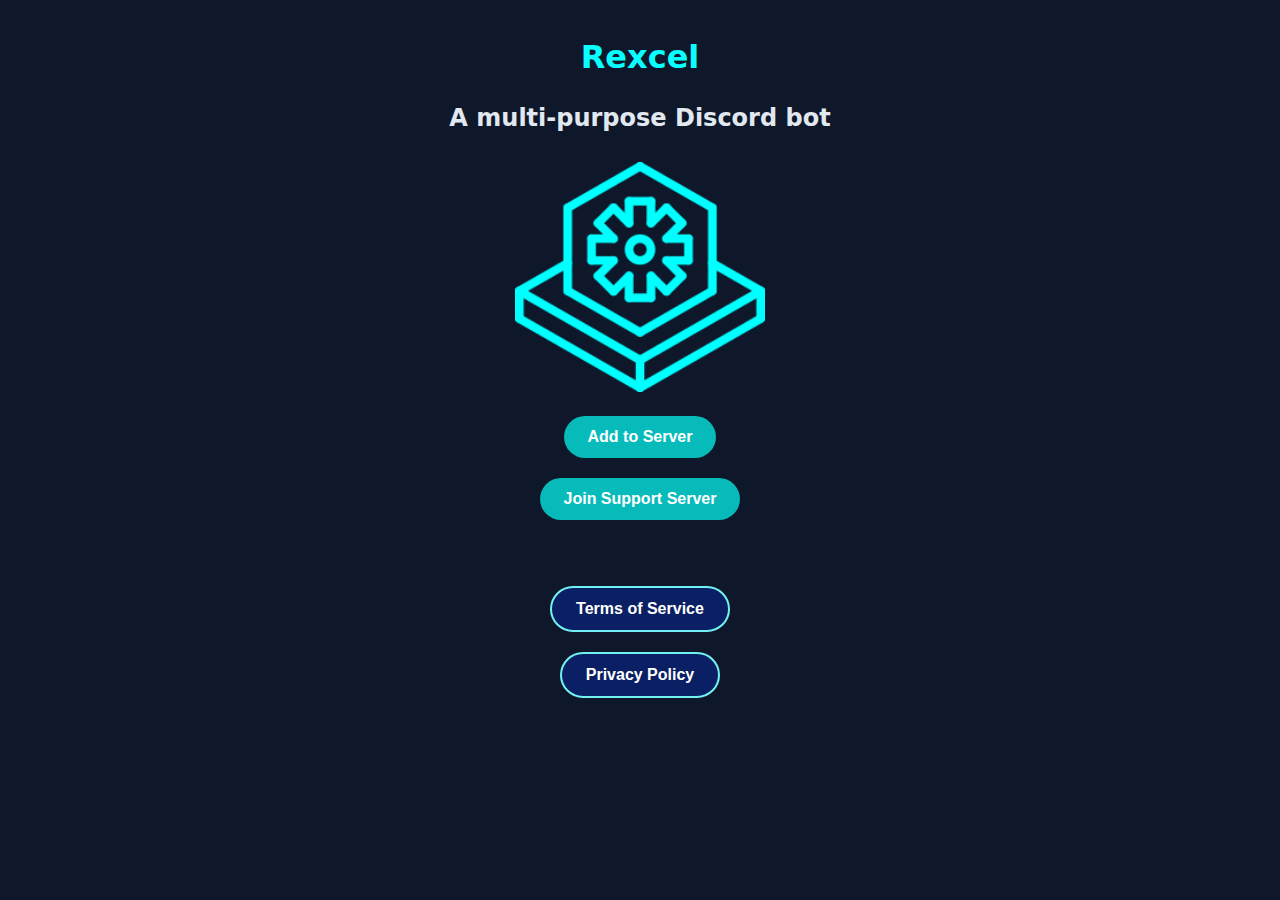
<file: index.html>
<html>

<head>
    <meta charset="UTF-8">
    <meta name="viewport" content="width=device-width, initial-scale=1.0">
    <title>Rexcel</title>
    <link rel="stylesheet" href="styles.css">
</head>
<body>
    <div class="container">
        <h1>Rexcel</h1>
        <h2>A multi-purpose Discord bot</h2>
        <img src="rexcel_icon.png" alt="Rexcel Icon" class="icon" width="250px" height="250px">
        <button class="add_btn" onclick=
            "window.open('https://discord.com/oauth2/authorize?client_id=1077715134228738078', '_blank')"
        >Add to Server</button>
        <button class="invite_btn" onclick=
            "window.open('https://discord.gg/hav7PezZkc', '_blank')"
        >Join Support Server</button>
        <br>
        <button class="tos_btn" onclick=
            "window.open('https://terabyte-official.github.io/rexcel/tos.html', '_blank')"
        style="
            --btn-bg: #0a1f64;
            --btn-hover-bg: #5671ca;
            --btn-text: #ffffff;
            --btn-border: 2px solid #71f1f1;
        ">Terms of Service</button>
        <button class="privacy_btn" onclick=
            "window.open('https://terabyte-official.github.io/rexcel/privacy.html', '_blank')"
        style="
            --btn-bg: #0a1f64;
            --btn-hover-bg: #5671ca;
            --btn-text: #ffffff;
            --btn-border: 2px solid #71f1f1;
        ">Privacy Policy</button>
    </div>
</body>

</html>
</file>
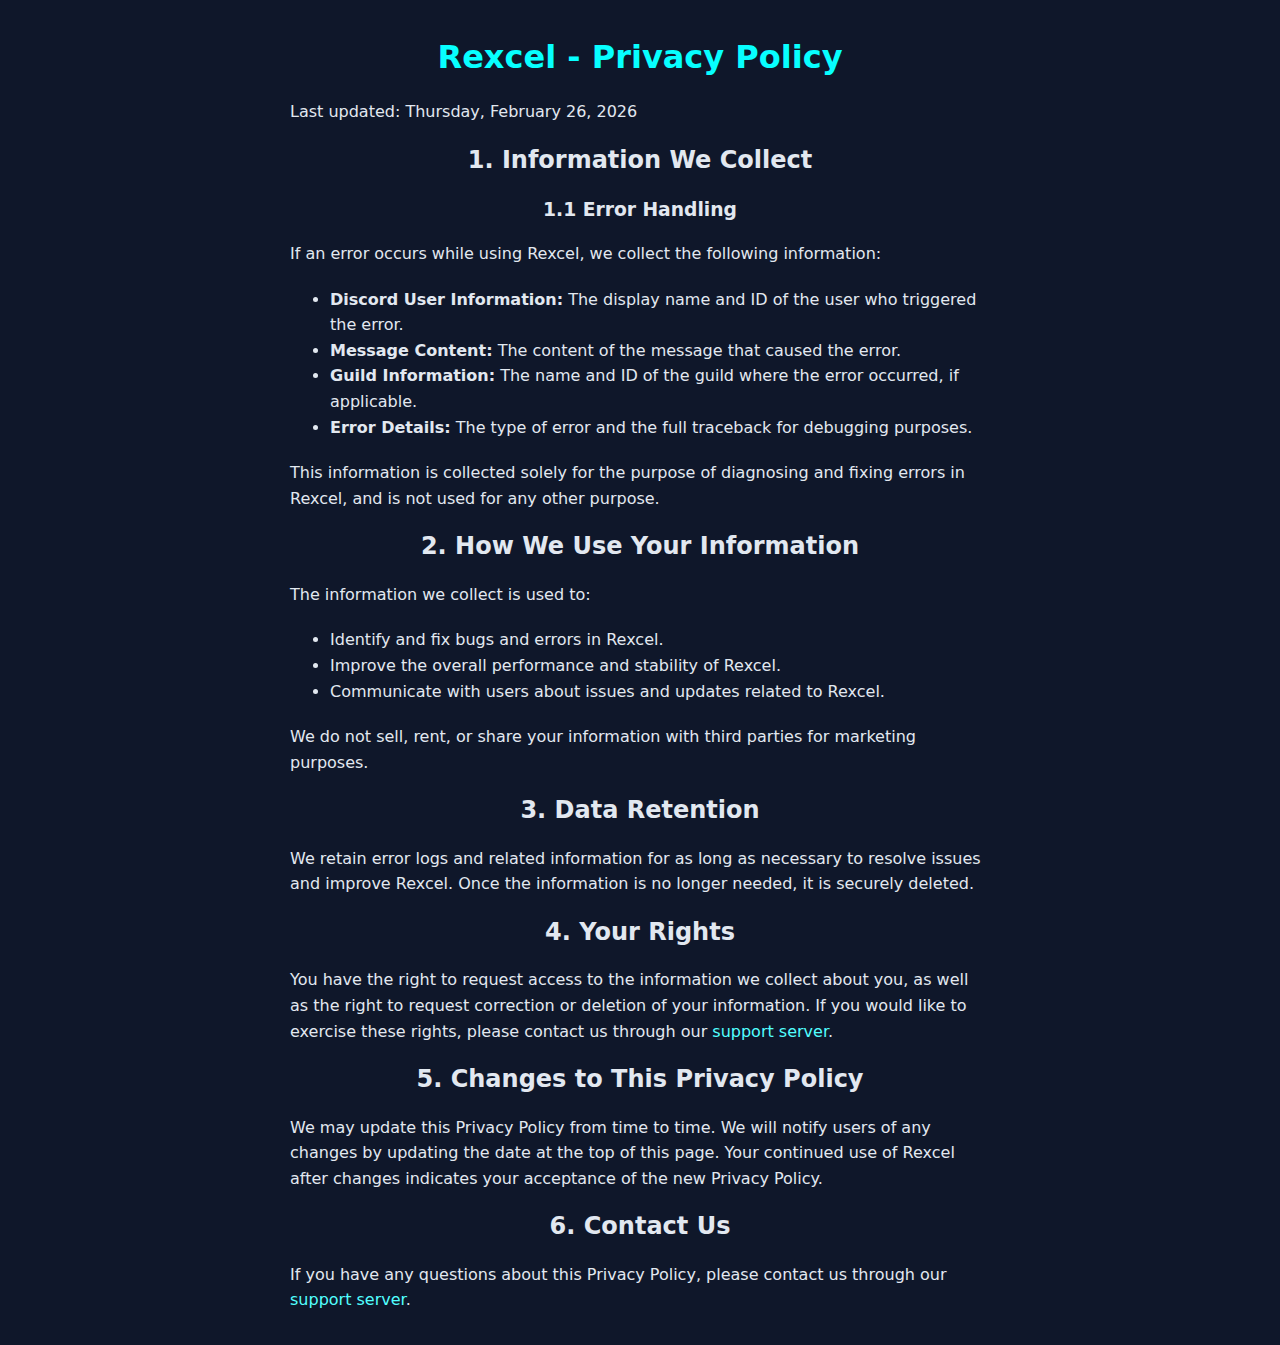
<file: privacy.html>
<html>

<head>
    <meta charset="UTF-8">
    <meta name="viewport" content="width=device-width, initial-scale=1.0">
    <title>Rexcel - Privacy Policy</title>
    <link rel="stylesheet" href="styles.css">
</head>

<body>
    <div class="container">
        <h1>Rexcel - Privacy Policy</h1>
        <p>Last updated: Thursday, February 26, 2026</p>

        <h2>1. Information We Collect</h2>
        <h3>1.1 Error Handling</h3>
        <p>If an error occurs while using Rexcel, we collect the following information:</p>
        <ul>
            <li><strong>Discord User Information:</strong> The display name and ID of the user who triggered the error.</li>
            <li><strong>Message Content:</strong> The content of the message that caused the error.</li>
            <li><strong>Guild Information:</strong> The name and ID of the guild where the error occurred, if applicable.</li>
            <li><strong>Error Details:</strong> The type of error and the full traceback for debugging purposes.</li>
        </ul>
        <p>This information is collected solely for the purpose of diagnosing and fixing errors in Rexcel, and is not used for any other purpose.</p>

        <h2>2. How We Use Your Information</h2>
        <p>The information we collect is used to:</p>
        <ul>
            <li>Identify and fix bugs and errors in Rexcel.</li>
            <li>Improve the overall performance and stability of Rexcel.</li>
            <li>Communicate with users about issues and updates related to Rexcel.</li>
        </ul>
        <p>We do not sell, rent, or share your information with third parties for marketing purposes.</p>

        <h2>3. Data Retention</h2>
        <p>We retain error logs and related information for as long as necessary to resolve issues and improve Rexcel.
            Once the information is no longer needed, it is securely deleted.</p>
        
        <h2>4. Your Rights</h2>
        <p>You have the right to request access to the information we collect about you,
            as well as the right to request correction or deletion of your information.
            If you would like to exercise these rights, please contact us through our
            <a href="https://discord.gg/hav7PezZkc" target="_blank">support server</a>.</p>
        
        <h2>5. Changes to This Privacy Policy</h2>
        <p>We may update this Privacy Policy from time to time. We will notify users of any changes by updating the date at the top of this page.
            Your continued use of Rexcel after changes indicates your acceptance of the new Privacy Policy.</p>
        
        <h2>6. Contact Us</h2>
        <p>If you have any questions about this Privacy Policy, please contact us through our
            <a href="https://discord.gg/hav7PezZkc" target="_blank">support server</a>.</p>
    </div>
</body>

</html>
</file>
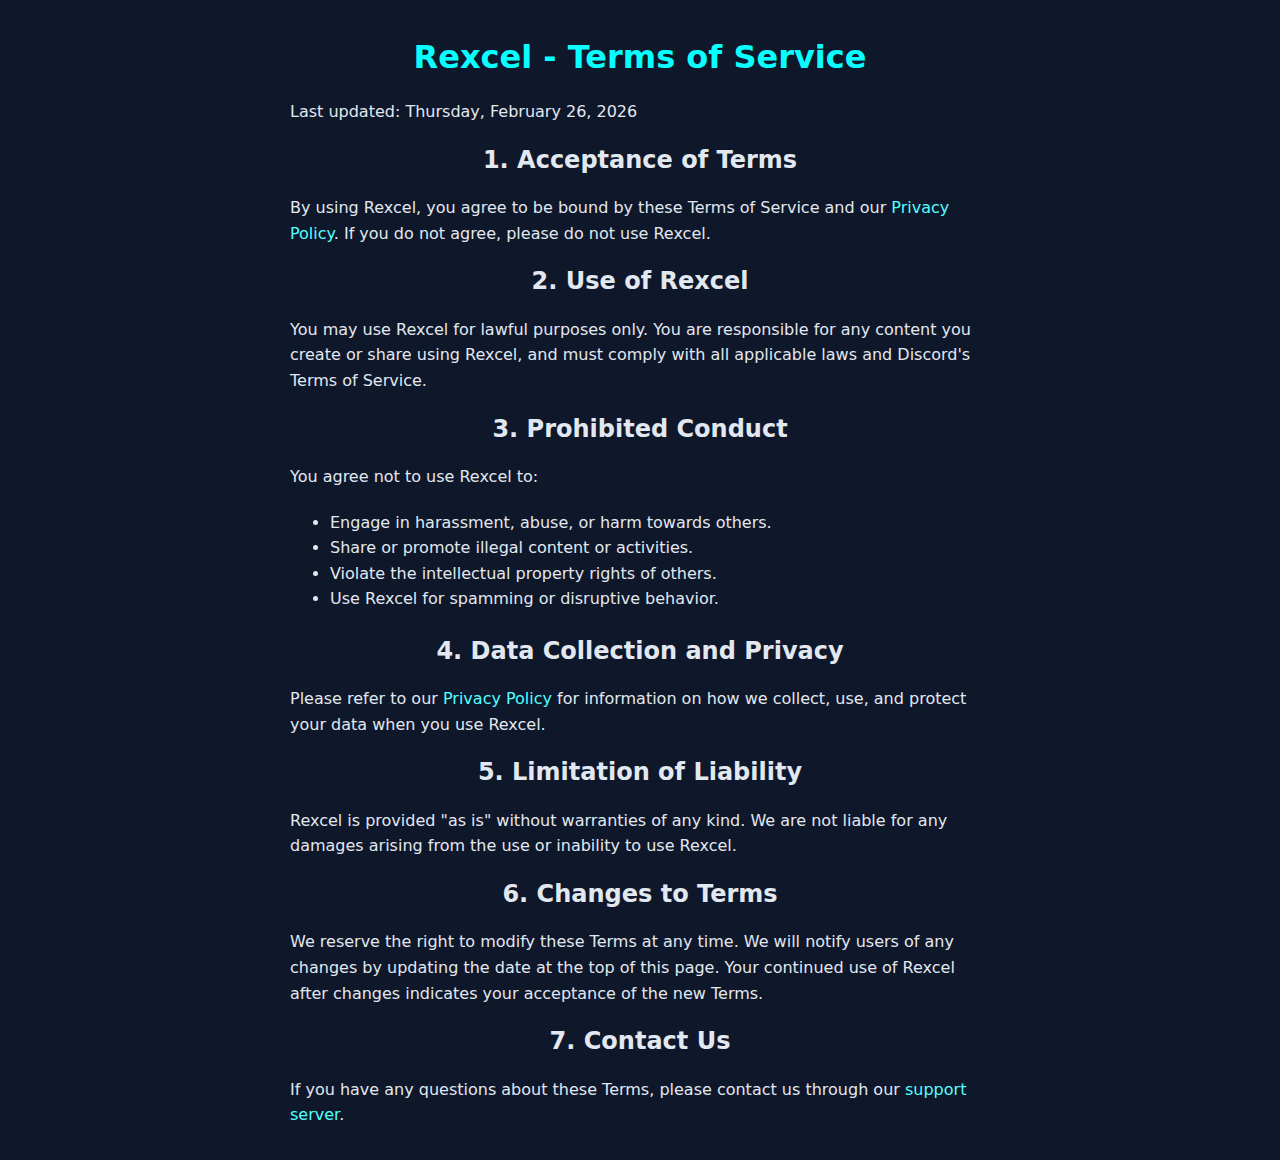
<file: tos.html>
<html>

<head>
    <meta charset="UTF-8">
    <meta name="viewport" content="width=device-width, initial-scale=1.0">
    <title>Rexcel - Terms of Service</title>
    <link rel="stylesheet" href="styles.css">
</head>

<body>
    <div class="container">
        <h1>Rexcel - Terms of Service</h1>
        <p>Last updated: Thursday, February 26, 2026</p>

        <h2>1. Acceptance of Terms</h2>
        <p>By using Rexcel, you agree to be bound by these Terms of Service and our
            <a href="https://terabyte-official.github.io/rexcel/privacy.html" target="_blank">Privacy Policy</a>.
            If you do not agree, please do not use Rexcel.</p>

        <h2>2. Use of Rexcel</h2>
        <p>You may use Rexcel for lawful purposes only. You are responsible for any content you create or share using Rexcel,
            and must comply with all applicable laws and Discord's Terms of Service.</p>

        <h2>3. Prohibited Conduct</h2>
        <p>You agree not to use Rexcel to:</p>
        <ul>
            <li>Engage in harassment, abuse, or harm towards others.</li>
            <li>Share or promote illegal content or activities.</li>
            <li>Violate the intellectual property rights of others.</li>
            <li>Use Rexcel for spamming or disruptive behavior.</li>
        </ul>

        <h2>4. Data Collection and Privacy</h2>
        <p>Please refer to our <a href="https://terabyte-official.github.io/rexcel/privacy.html" target="_blank">Privacy Policy</a>
            for information on how we collect, use, and protect your data when you use Rexcel.</p>

        <h2>5. Limitation of Liability</h2>
        <p>Rexcel is provided "as is" without warranties of any kind.
            We are not liable for any damages arising from the use or inability to use Rexcel.</p>

        <h2>6. Changes to Terms</h2>
        <p>We reserve the right to modify these Terms at any time. We will notify users of any changes by updating the date at the top of this page.
            Your continued use of Rexcel after changes indicates your acceptance of the new Terms.</p>

        <h2>7. Contact Us</h2>
        <p>If you have any questions about these Terms, please contact us through our
            <a href="https://discord.gg/hav7PezZkc" target="_blank">support server</a>.</p>
    </div>
</body>

</html>
</file>
<file: styles.css>
/* ================================
   Base Reset & Defaults
================================ */
* {
    box-sizing: border-box;
    margin: 0;
    padding: 0;
}

body {
    font-family: system-ui, -apple-system, BlinkMacSystemFont, sans-serif;
    background: #0f172a;
    color: #e2e8f0;
    line-height: 1.6;
    padding: 2rem;
}

/* ================================
   Animation Keyframes
================================ */

/* Slide in from left */
@keyframes slideInLeft {
    from {
        transform: translateX(-60px);
        opacity: 0;
    }
    to {
        transform: translateX(0);
        opacity: 1;
    }
}

/* Slide in from right */
@keyframes slideInRight {
    from {
        transform: translateX(60px);
        opacity: 0;
    }
    to {
        transform: translateX(0);
        opacity: 1;
    }
}

/* Slide in from top */
@keyframes slideInTop {
    from {
        transform: translateY(-60px);
        opacity: 0;
    }
    to {
        transform: translateY(0);
        opacity: 1;
    }
}

/* Slide in from bottom */
@keyframes slideInBottom {
    from {
        transform: translateY(60px);
        opacity: 0;
    }
    to {
        transform: translateY(0);
        opacity: 1;
    }
}

/* ================================
   Titles (Centered, from Left)
================================ */
h1, .title {
    text-align: center;
    margin-bottom: 1rem;
    animation: slideInLeft 0.8s ease-out forwards;
    color: #07ffff;
}

/* ================================
   Headings (Centered, from Right)
================================ */
h2, h3, h4, h5, h6, .heading {
    text-align: center;
    margin: 1rem 0;
    animation: slideInRight 0.8s ease-out forwards;
}

/* ================================
   Images (Centered, from Top)
================================ */
img {
    align-self: center;
    display: block;
    margin: 1.5rem auto;
    max-width: 100%;
    height: auto;
    animation: slideInTop 0.9s ease-out forwards;
}

/* ================================
   Paragraphs (From Bottom)
================================ */
p, ul, ol {
    max-width: 700px;
    margin: 0 auto;
    text-align: left;
    animation: slideInBottom 0.9s ease-out forwards;
}

ul, ol {
    max-width: 700px;
    margin: 20px auto;
    padding-left: 40px;
    text-align: left;
}

/* ================================
   Links
================================ */
a {
    color: #52ffff;
    text-decoration: none;
    transition: color 0.2s ease;
}

/* ================================
   Buttons
================================ */

/* Default customizable variables */
button,
.btn {
    --btn-bg: #07bbbb;
    --btn-text: #ffffff;
    --btn-hover-bg: #71f1f1;
    --btn-padding: 0.75rem 1.5rem;
    --btn-radius: 999px;
    --btn-border: none;

    display: block;
    margin: 20px auto;
    padding: var(--btn-padding);
    background: var(--btn-bg);
    color: var(--btn-text);
    border: var(--btn-border);
    border-radius: var(--btn-radius);
    font-size: 1rem;
    font-weight: 600;
    cursor: pointer;
    transition: 
        transform 0.2s ease,
        background 0.2s ease,
        box-shadow 0.2s ease;
}

/* Hover effect */
button:hover,
.btn:hover {
    background: var(--btn-hover-bg);
    transform: translateY(-3px);
    box-shadow: 0 6px 20px rgba(0, 0, 0, 0.25);
}

/* Active press effect */
button:active,
.btn:active {
    transform: translateY(0);
    box-shadow: none;
}

/* Optional: Center buttons easily */
.button-center {
    display: flex;
    justify-content: center;
    margin-top: 1.5rem;
}
</file>
